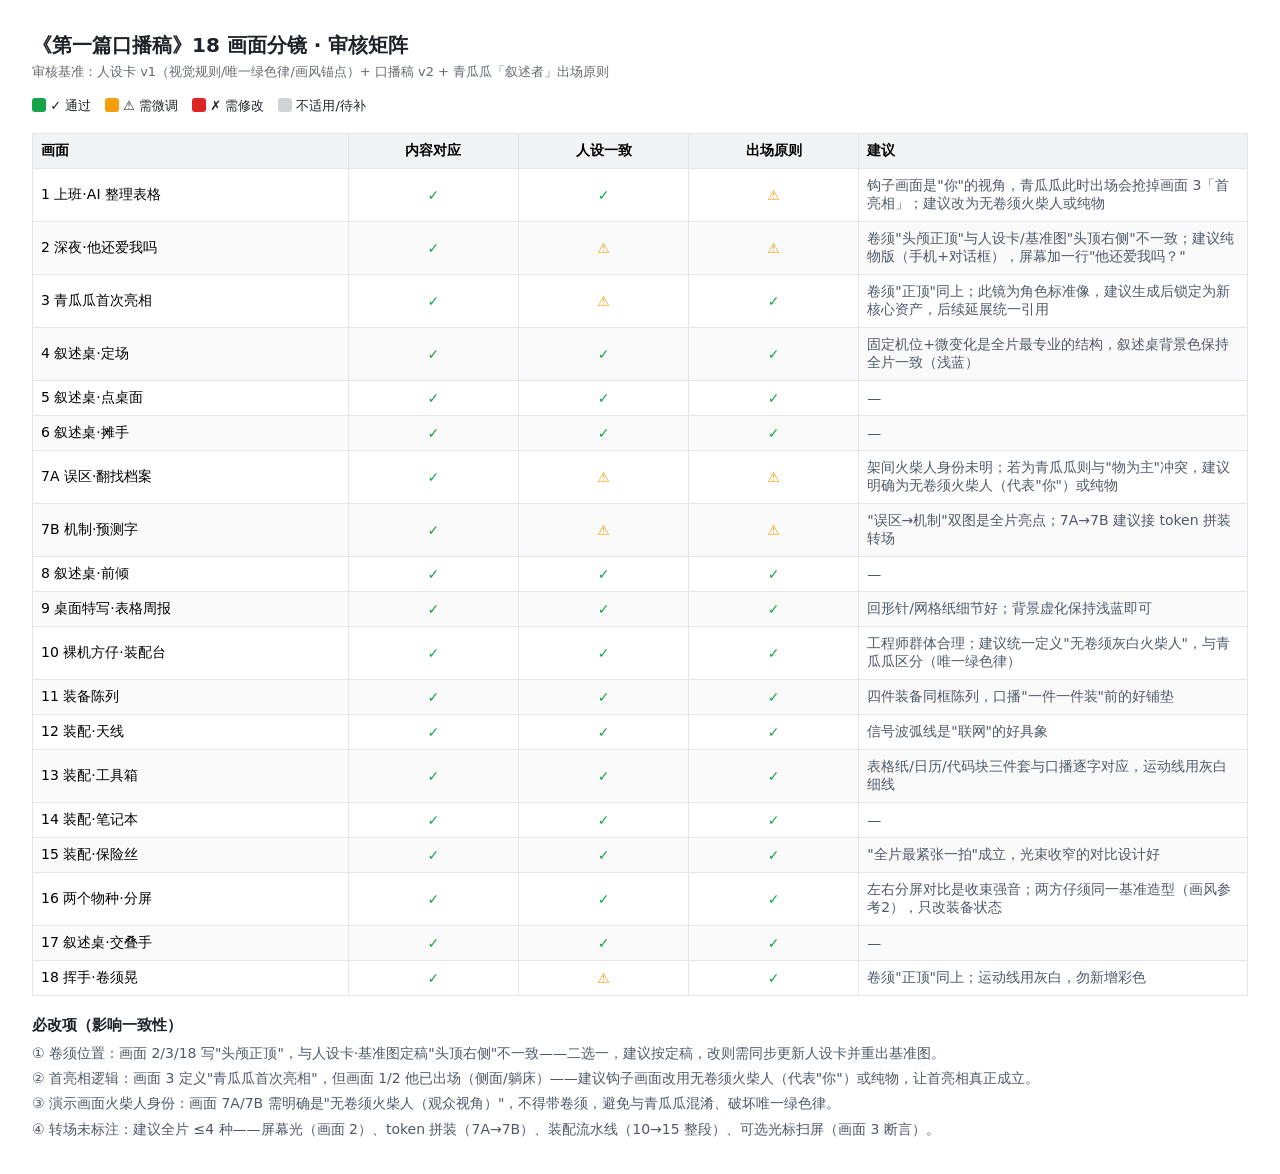
<file: 青瓜瓜/第一篇口播稿_画面审核矩阵.html>
﻿<html style="margin:0;padding:0;">
<title>青瓜瓜口播稿·18画面分镜审核矩阵</title>
<div style="font-family:system-ui,-apple-system,'Microsoft YaHei',sans-serif;background:#fff;color:#1f2329;padding:24px;box-sizing:border-box;width:100%;">
<div style="font-size:20px;font-weight:700;margin-bottom:4px;">《第一篇口播稿》18 画面分镜 · 审核矩阵</div>
<div style="font-size:13px;color:#646a73;margin-bottom:16px;">审核基准：人设卡 v1（视觉规则/唯一绿色律/画风锚点）+ 口播稿 v2 + 青瓜瓜「叙述者」出场原则</div>
<div style="display:flex;flex-wrap:wrap;gap:14px;margin-bottom:18px;font-size:13px;">
<span><span style="display:inline-block;width:14px;height:14px;background:#16a34a;border-radius:3px;vertical-align:-2px;"></span> ✓ 通过</span>
<span><span style="display:inline-block;width:14px;height:14px;background:#f59e0b;border-radius:3px;vertical-align:-2px;"></span> ⚠ 需微调</span>
<span><span style="display:inline-block;width:14px;height:14px;background:#dc2626;border-radius:3px;vertical-align:-2px;"></span> ✗ 需修改</span>
<span><span style="display:inline-block;width:14px;height:14px;background:#d0d3d6;border-radius:3px;vertical-align:-2px;"></span> 不适用/待补</span>
</div>
<table style="width:100%;border-collapse:collapse;font-size:14px;">
<tr style="background:#f2f3f5;font-weight:600;">
<td style="padding:8px;border:1px solid #e5e6eb;width:26%;">画面</td>
<td style="padding:8px;border:1px solid #e5e6eb;text-align:center;width:14%;">内容对应</td>
<td style="padding:8px;border:1px solid #e5e6eb;text-align:center;width:14%;">人设一致</td>
<td style="padding:8px;border:1px solid #e5e6eb;text-align:center;width:14%;">出场原则</td>
<td style="padding:8px;border:1px solid #e5e6eb;width:32%;">建议</td>
</tr>
<tr><td style="padding:8px;border:1px solid #e5e6eb;">1 上班·AI 整理表格</td><td style="padding:8px;border:1px solid #e5e6eb;text-align:center;color:#16a34a;font-weight:700;">✓</td><td style="padding:8px;border:1px solid #e5e6eb;text-align:center;color:#16a34a;font-weight:700;">✓</td><td style="padding:8px;border:1px solid #e5e6eb;text-align:center;color:#f59e0b;font-weight:700;">⚠</td><td style="padding:8px;border:1px solid #e5e6eb;color:#4e5969;">钩子画面是"你"的视角，青瓜瓜此时出场会抢掉画面 3「首亮相」；建议改为无卷须火柴人或纯物</td></tr>
<tr style="background:#fafafa;"><td style="padding:8px;border:1px solid #e5e6eb;">2 深夜·他还爱我吗</td><td style="padding:8px;border:1px solid #e5e6eb;text-align:center;color:#16a34a;font-weight:700;">✓</td><td style="padding:8px;border:1px solid #e5e6eb;text-align:center;color:#f59e0b;font-weight:700;">⚠</td><td style="padding:8px;border:1px solid #e5e6eb;text-align:center;color:#f59e0b;font-weight:700;">⚠</td><td style="padding:8px;border:1px solid #e5e6eb;color:#4e5969;">卷须"头颅正顶"与人设卡/基准图"头顶右侧"不一致；建议纯物版（手机+对话框），屏幕加一行"他还爱我吗？"</td></tr>
<tr><td style="padding:8px;border:1px solid #e5e6eb;">3 青瓜瓜首次亮相</td><td style="padding:8px;border:1px solid #e5e6eb;text-align:center;color:#16a34a;font-weight:700;">✓</td><td style="padding:8px;border:1px solid #e5e6eb;text-align:center;color:#f59e0b;font-weight:700;">⚠</td><td style="padding:8px;border:1px solid #e5e6eb;text-align:center;color:#16a34a;font-weight:700;">✓</td><td style="padding:8px;border:1px solid #e5e6eb;color:#4e5969;">卷须"正顶"同上；此镜为角色标准像，建议生成后锁定为新核心资产，后续延展统一引用</td></tr>
<tr style="background:#fafafa;"><td style="padding:8px;border:1px solid #e5e6eb;">4 叙述桌·定场</td><td style="padding:8px;border:1px solid #e5e6eb;text-align:center;color:#16a34a;font-weight:700;">✓</td><td style="padding:8px;border:1px solid #e5e6eb;text-align:center;color:#16a34a;font-weight:700;">✓</td><td style="padding:8px;border:1px solid #e5e6eb;text-align:center;color:#16a34a;font-weight:700;">✓</td><td style="padding:8px;border:1px solid #e5e6eb;color:#4e5969;">固定机位+微变化是全片最专业的结构，叙述桌背景色保持全片一致（浅蓝）</td></tr>
<tr><td style="padding:8px;border:1px solid #e5e6eb;">5 叙述桌·点桌面</td><td style="padding:8px;border:1px solid #e5e6eb;text-align:center;color:#16a34a;font-weight:700;">✓</td><td style="padding:8px;border:1px solid #e5e6eb;text-align:center;color:#16a34a;font-weight:700;">✓</td><td style="padding:8px;border:1px solid #e5e6eb;text-align:center;color:#16a34a;font-weight:700;">✓</td><td style="padding:8px;border:1px solid #e5e6eb;color:#4e5969;">—</td></tr>
<tr style="background:#fafafa;"><td style="padding:8px;border:1px solid #e5e6eb;">6 叙述桌·摊手</td><td style="padding:8px;border:1px solid #e5e6eb;text-align:center;color:#16a34a;font-weight:700;">✓</td><td style="padding:8px;border:1px solid #e5e6eb;text-align:center;color:#16a34a;font-weight:700;">✓</td><td style="padding:8px;border:1px solid #e5e6eb;text-align:center;color:#16a34a;font-weight:700;">✓</td><td style="padding:8px;border:1px solid #e5e6eb;color:#4e5969;">—</td></tr>
<tr><td style="padding:8px;border:1px solid #e5e6eb;">7A 误区·翻找档案</td><td style="padding:8px;border:1px solid #e5e6eb;text-align:center;color:#16a34a;font-weight:700;">✓</td><td style="padding:8px;border:1px solid #e5e6eb;text-align:center;color:#f59e0b;font-weight:700;">⚠</td><td style="padding:8px;border:1px solid #e5e6eb;text-align:center;color:#f59e0b;font-weight:700;">⚠</td><td style="padding:8px;border:1px solid #e5e6eb;color:#4e5969;">架间火柴人身份未明；若为青瓜瓜则与"物为主"冲突，建议明确为无卷须火柴人（代表"你"）或纯物</td></tr>
<tr style="background:#fafafa;"><td style="padding:8px;border:1px solid #e5e6eb;">7B 机制·预测字</td><td style="padding:8px;border:1px solid #e5e6eb;text-align:center;color:#16a34a;font-weight:700;">✓</td><td style="padding:8px;border:1px solid #e5e6eb;text-align:center;color:#f59e0b;font-weight:700;">⚠</td><td style="padding:8px;border:1px solid #e5e6eb;text-align:center;color:#f59e0b;font-weight:700;">⚠</td><td style="padding:8px;border:1px solid #e5e6eb;color:#4e5969;">"误区→机制"双图是全片亮点；7A→7B 建议接 token 拼装转场</td></tr>
<tr><td style="padding:8px;border:1px solid #e5e6eb;">8 叙述桌·前倾</td><td style="padding:8px;border:1px solid #e5e6eb;text-align:center;color:#16a34a;font-weight:700;">✓</td><td style="padding:8px;border:1px solid #e5e6eb;text-align:center;color:#16a34a;font-weight:700;">✓</td><td style="padding:8px;border:1px solid #e5e6eb;text-align:center;color:#16a34a;font-weight:700;">✓</td><td style="padding:8px;border:1px solid #e5e6eb;color:#4e5969;">—</td></tr>
<tr style="background:#fafafa;"><td style="padding:8px;border:1px solid #e5e6eb;">9 桌面特写·表格周报</td><td style="padding:8px;border:1px solid #e5e6eb;text-align:center;color:#16a34a;font-weight:700;">✓</td><td style="padding:8px;border:1px solid #e5e6eb;text-align:center;color:#16a34a;font-weight:700;">✓</td><td style="padding:8px;border:1px solid #e5e6eb;text-align:center;color:#16a34a;font-weight:700;">✓</td><td style="padding:8px;border:1px solid #e5e6eb;color:#4e5969;">回形针/网格纸细节好；背景虚化保持浅蓝即可</td></tr>
<tr><td style="padding:8px;border:1px solid #e5e6eb;">10 裸机方仔·装配台</td><td style="padding:8px;border:1px solid #e5e6eb;text-align:center;color:#16a34a;font-weight:700;">✓</td><td style="padding:8px;border:1px solid #e5e6eb;text-align:center;color:#16a34a;font-weight:700;">✓</td><td style="padding:8px;border:1px solid #e5e6eb;text-align:center;color:#16a34a;font-weight:700;">✓</td><td style="padding:8px;border:1px solid #e5e6eb;color:#4e5969;">工程师群体合理；建议统一定义"无卷须灰白火柴人"，与青瓜瓜区分（唯一绿色律）</td></tr>
<tr style="background:#fafafa;"><td style="padding:8px;border:1px solid #e5e6eb;">11 装备陈列</td><td style="padding:8px;border:1px solid #e5e6eb;text-align:center;color:#16a34a;font-weight:700;">✓</td><td style="padding:8px;border:1px solid #e5e6eb;text-align:center;color:#16a34a;font-weight:700;">✓</td><td style="padding:8px;border:1px solid #e5e6eb;text-align:center;color:#16a34a;font-weight:700;">✓</td><td style="padding:8px;border:1px solid #e5e6eb;color:#4e5969;">四件装备同框陈列，口播"一件一件装"前的好铺垫</td></tr>
<tr><td style="padding:8px;border:1px solid #e5e6eb;">12 装配·天线</td><td style="padding:8px;border:1px solid #e5e6eb;text-align:center;color:#16a34a;font-weight:700;">✓</td><td style="padding:8px;border:1px solid #e5e6eb;text-align:center;color:#16a34a;font-weight:700;">✓</td><td style="padding:8px;border:1px solid #e5e6eb;text-align:center;color:#16a34a;font-weight:700;">✓</td><td style="padding:8px;border:1px solid #e5e6eb;color:#4e5969;">信号波弧线是"联网"的好具象</td></tr>
<tr style="background:#fafafa;"><td style="padding:8px;border:1px solid #e5e6eb;">13 装配·工具箱</td><td style="padding:8px;border:1px solid #e5e6eb;text-align:center;color:#16a34a;font-weight:700;">✓</td><td style="padding:8px;border:1px solid #e5e6eb;text-align:center;color:#16a34a;font-weight:700;">✓</td><td style="padding:8px;border:1px solid #e5e6eb;text-align:center;color:#16a34a;font-weight:700;">✓</td><td style="padding:8px;border:1px solid #e5e6eb;color:#4e5969;">表格纸/日历/代码块三件套与口播逐字对应，运动线用灰白细线</td></tr>
<tr><td style="padding:8px;border:1px solid #e5e6eb;">14 装配·笔记本</td><td style="padding:8px;border:1px solid #e5e6eb;text-align:center;color:#16a34a;font-weight:700;">✓</td><td style="padding:8px;border:1px solid #e5e6eb;text-align:center;color:#16a34a;font-weight:700;">✓</td><td style="padding:8px;border:1px solid #e5e6eb;text-align:center;color:#16a34a;font-weight:700;">✓</td><td style="padding:8px;border:1px solid #e5e6eb;color:#4e5969;">—</td></tr>
<tr style="background:#fafafa;"><td style="padding:8px;border:1px solid #e5e6eb;">15 装配·保险丝</td><td style="padding:8px;border:1px solid #e5e6eb;text-align:center;color:#16a34a;font-weight:700;">✓</td><td style="padding:8px;border:1px solid #e5e6eb;text-align:center;color:#16a34a;font-weight:700;">✓</td><td style="padding:8px;border:1px solid #e5e6eb;text-align:center;color:#16a34a;font-weight:700;">✓</td><td style="padding:8px;border:1px solid #e5e6eb;color:#4e5969;">"全片最紧张一拍"成立，光束收窄的对比设计好</td></tr>
<tr><td style="padding:8px;border:1px solid #e5e6eb;">16 两个物种·分屏</td><td style="padding:8px;border:1px solid #e5e6eb;text-align:center;color:#16a34a;font-weight:700;">✓</td><td style="padding:8px;border:1px solid #e5e6eb;text-align:center;color:#16a34a;font-weight:700;">✓</td><td style="padding:8px;border:1px solid #e5e6eb;text-align:center;color:#16a34a;font-weight:700;">✓</td><td style="padding:8px;border:1px solid #e5e6eb;color:#4e5969;">左右分屏对比是收束强音；两方仔须同一基准造型（画风参考2），只改装备状态</td></tr>
<tr style="background:#fafafa;"><td style="padding:8px;border:1px solid #e5e6eb;">17 叙述桌·交叠手</td><td style="padding:8px;border:1px solid #e5e6eb;text-align:center;color:#16a34a;font-weight:700;">✓</td><td style="padding:8px;border:1px solid #e5e6eb;text-align:center;color:#16a34a;font-weight:700;">✓</td><td style="padding:8px;border:1px solid #e5e6eb;text-align:center;color:#16a34a;font-weight:700;">✓</td><td style="padding:8px;border:1px solid #e5e6eb;color:#4e5969;">—</td></tr>
<tr><td style="padding:8px;border:1px solid #e5e6eb;">18 挥手·卷须晃</td><td style="padding:8px;border:1px solid #e5e6eb;text-align:center;color:#16a34a;font-weight:700;">✓</td><td style="padding:8px;border:1px solid #e5e6eb;text-align:center;color:#f59e0b;font-weight:700;">⚠</td><td style="padding:8px;border:1px solid #e5e6eb;text-align:center;color:#16a34a;font-weight:700;">✓</td><td style="padding:8px;border:1px solid #e5e6eb;color:#4e5969;">卷须"正顶"同上；运动线用灰白，勿新增彩色</td></tr>
</table>
<div style="margin-top:20px;font-size:15px;font-weight:700;">必改项（影响一致性）</div>
<div style="font-size:14px;color:#4e5969;line-height:1.8;margin-top:6px;">
① 卷须位置：画面 2/3/18 写"头颅正顶"，与人设卡·基准图定稿"头顶右侧"不一致——二选一，建议按定稿，改则需同步更新人设卡并重出基准图。<br/>
② 首亮相逻辑：画面 3 定义"青瓜瓜首次亮相"，但画面 1/2 他已出场（侧面/躺床）——建议钩子画面改用无卷须火柴人（代表"你"）或纯物，让首亮相真正成立。<br/>
③ 演示画面火柴人身份：画面 7A/7B 需明确是"无卷须火柴人（观众视角）"，不得带卷须，避免与青瓜瓜混淆、破坏唯一绿色律。<br/>
④ 转场未标注：建议全片 ≤4 种——屏幕光（画面 2）、token 拼装（7A→7B）、装配流水线（10→15 整段）、可选光标扫屏（画面 3 断言）。
</div>
</div>
</html>
</file>
